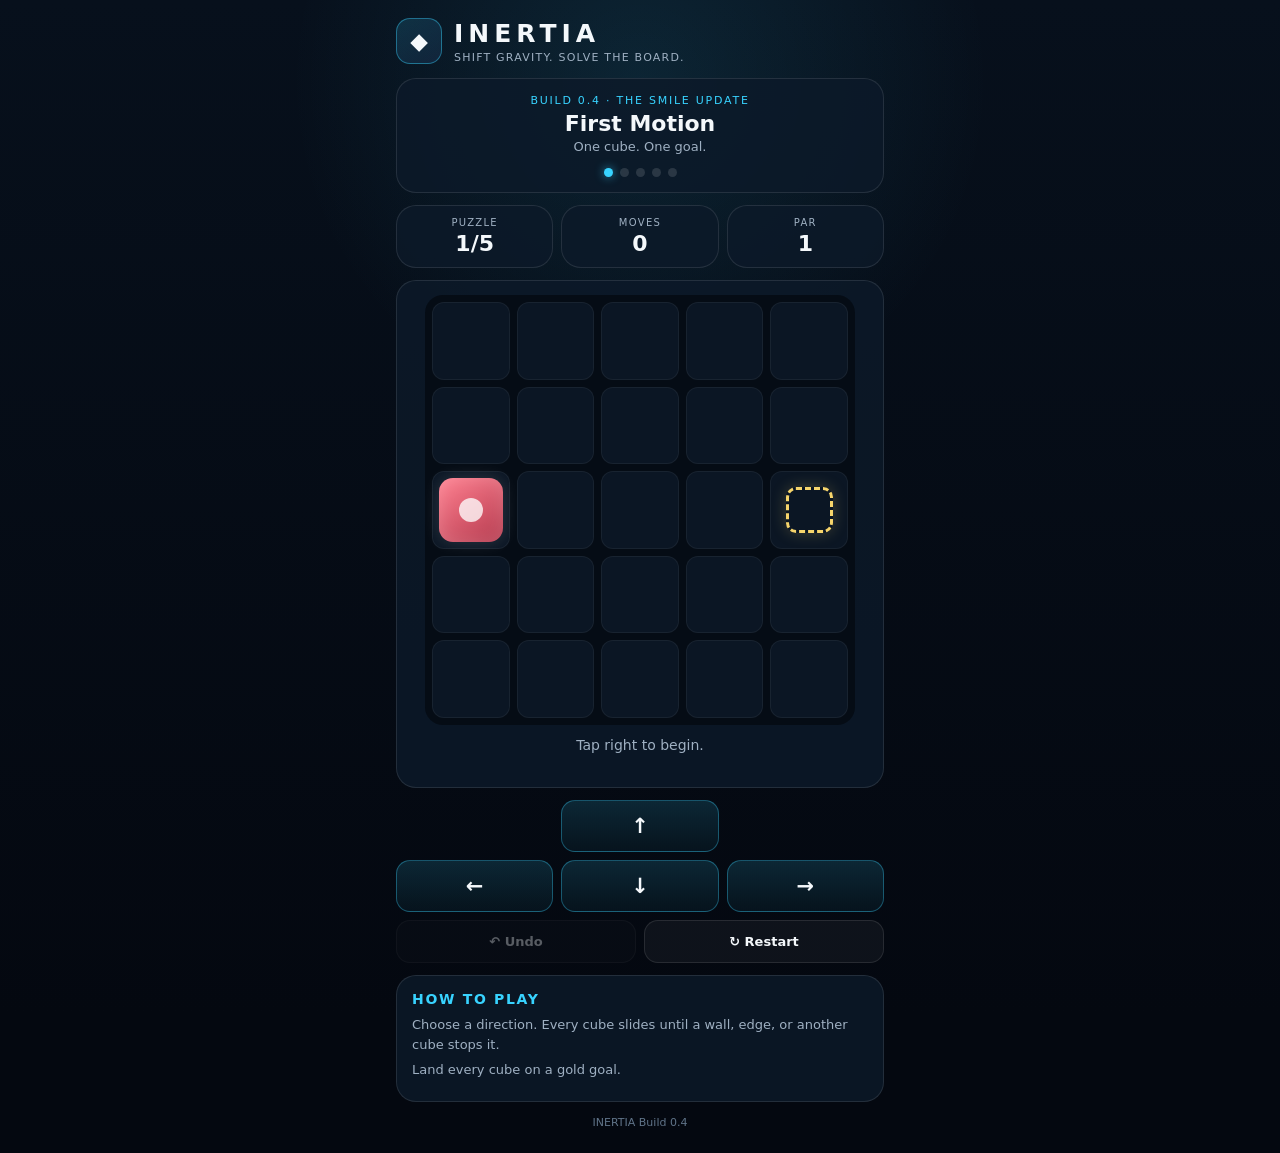
<file: Index.html>
<!doctype html>
<html lang="en">
<head>
<meta charset="utf-8">
<meta name="viewport" content="width=device-width,initial-scale=1,viewport-fit=cover">
<meta name="theme-color" content="#07101c">
<title>INERTIA</title>
<style>
:root{
  --bg:#07101c;--panel:#0d1a2a;--text:#f4f8fb;--muted:#9fb0c2;
  --cyan:#38d3ff;--green:#59e39b;--gold:#f7d56b;--border:rgba(255,255,255,.10);
  --gap:7px
}
*{box-sizing:border-box}
html,body{margin:0;min-height:100%}
body{
  display:flex;justify-content:center;color:var(--text);
  font-family:Inter,system-ui,-apple-system,Segoe UI,Roboto,Arial,sans-serif;
  background:radial-gradient(circle at 50% 7%,rgba(56,211,255,.11),transparent 28%),
  linear-gradient(180deg,#07101c,#040810 88%)
}
button{font:inherit}
.app{width:min(100%,520px);padding:18px 16px calc(24px + env(safe-area-inset-bottom))}
header{display:flex;align-items:center;gap:12px;margin-bottom:14px}
.logo{
  width:46px;height:46px;border-radius:14px;display:grid;place-items:center;
  border:1px solid rgba(56,211,255,.42);
  background:linear-gradient(145deg,rgba(56,211,255,.15),rgba(92,141,255,.10));
  font-size:23px
}
h1{margin:0;font-size:25px;letter-spacing:.2em}
header p{margin:3px 0 0;color:var(--muted);font-size:11px;letter-spacing:.11em}
.card{border:1px solid var(--border);background:rgba(13,26,42,.83);border-radius:20px}
.level-card{text-align:center;padding:15px 12px;margin-bottom:12px}
.eyebrow{font-size:11px;letter-spacing:.16em;color:var(--cyan)}
.level-card h2{margin:4px 0 3px;font-size:22px}
.lesson{color:var(--muted);font-size:13px;min-height:19px}
.stats{display:grid;grid-template-columns:repeat(3,1fr);gap:8px;margin-bottom:12px}
.stat{text-align:center;padding:11px 6px}
.stat span{display:block;color:var(--muted);font-size:10px;letter-spacing:.13em}
.stat strong{display:block;font-size:22px;margin-top:3px}
.board-card{padding:14px}
.board{
  position:relative;width:min(100%,430px);aspect-ratio:1;margin:0 auto;padding:7px;
  border-radius:18px;background:#050c15;overflow:hidden
}
.floor-grid{
  position:absolute;inset:7px;display:grid;
  grid-template-columns:repeat(5,1fr);grid-template-rows:repeat(5,1fr);gap:var(--gap)
}
.cell{position:relative;border-radius:12px;background:#0b1624;border:1px solid rgba(255,255,255,.055)}
.cell.wall{background:linear-gradient(145deg,#2a3b50,#1b2939);border-color:rgba(255,255,255,.13)}
.goal{
  position:absolute;inset:19%;border:3px dashed var(--gold);border-radius:10px;
  box-shadow:0 0 15px rgba(247,213,107,.22)
}
.piece-layer{position:absolute;inset:7px;pointer-events:none}
.piece{
  position:absolute;width:calc((100% - 28px)/5);height:calc((100% - 28px)/5);
  padding:7px;transition:left .27s cubic-bezier(.18,.75,.2,1),top .27s cubic-bezier(.18,.75,.2,1)
}
.cube{
  width:100%;height:100%;border-radius:14px;position:relative;
  box-shadow:0 0 18px rgba(255,255,255,.14),inset 0 0 18px rgba(255,255,255,.16)
}
.cube::after{content:"";position:absolute;inset:31%;border-radius:50%;background:rgba(255,255,255,.77)}
.red .cube{background:linear-gradient(145deg,#ff8090,#b53a4e)}
.blue .cube{background:linear-gradient(145deg,#75a0ff,#3457bd)}
.green .cube{background:linear-gradient(145deg,#6bedaa,#219d63)}
.message{text-align:center;color:var(--muted);font-size:14px;min-height:48px;padding:12px 4px 0}
.gravity-controls{display:grid;grid-template-columns:repeat(3,1fr);gap:8px;margin-top:12px}
.gravity-controls button,.utility button,.win-panel button{
  border:1px solid rgba(56,211,255,.34);
  background:linear-gradient(180deg,rgba(56,211,255,.15),rgba(56,211,255,.05));
  color:var(--text);border-radius:14px;padding:13px 6px;font-size:21px;font-weight:850;
  -webkit-tap-highlight-color:transparent
}
.gravity-controls button:active,.utility button:active,.win-panel button:active{transform:scale(.96)}
.gravity-controls button:disabled,.utility button:disabled{opacity:.35}
.utility{display:grid;grid-template-columns:1fr 1fr;gap:8px;margin-top:8px}
.utility button{font-size:13px;border-color:var(--border);background:rgba(255,255,255,.045)}
.win-panel{
  text-align:center;padding:17px;margin-top:12px;border-color:rgba(89,227,155,.30);
  background:rgba(89,227,155,.08)
}
.win-panel h2{margin:0;color:var(--green)}
.score{font-size:36px;font-weight:900;margin:5px}
.win-panel p{color:var(--muted);font-size:13px}
.discovery{color:var(--gold)!important;font-weight:800}
.win-actions{display:grid;grid-template-columns:1fr 1fr;gap:8px}
.win-panel button{font-size:14px}
.progress-dots{display:flex;justify-content:center;gap:7px;margin-top:10px}
.progress-dots span{width:9px;height:9px;border-radius:50%;background:rgba(255,255,255,.13)}
.progress-dots span.done{background:var(--green)}
.progress-dots span.current{background:var(--cyan);box-shadow:0 0 10px rgba(56,211,255,.65)}
.instructions{padding:15px;margin-top:12px}
.instructions h3{font-size:14px;letter-spacing:.12em;color:var(--cyan);margin:0 0 8px}
.instructions p{font-size:13px;color:var(--muted);line-height:1.5;margin:6px 0}
footer{text-align:center;color:#607489;font-size:11px;margin-top:14px}
</style>
</head>
<body>
<main class="app">
<header>
  <div class="logo">◆</div>
  <div><h1>INERTIA</h1><p>SHIFT GRAVITY. SOLVE THE BOARD.</p></div>
</header>

<section class="card level-card">
  <div class="eyebrow">BUILD 0.4 · THE SMILE UPDATE</div>
  <h2 id="level-title"></h2>
  <div id="lesson" class="lesson"></div>
  <div id="progress" class="progress-dots"></div>
</section>

<section class="stats">
  <div class="card stat"><span>PUZZLE</span><strong id="level-number"></strong></div>
  <div class="card stat"><span>MOVES</span><strong id="move-count">0</strong></div>
  <div class="card stat"><span>PAR</span><strong id="par-count"></strong></div>
</section>

<section class="card board-card">
  <div id="board" class="board"></div>
  <div id="message" class="message"></div>
</section>

<section class="gravity-controls">
  <span></span><button data-dir="U">↑</button><span></span>
  <button data-dir="L">←</button><button data-dir="D">↓</button><button data-dir="R">→</button>
</section>

<section class="utility">
  <button id="undo">↶ Undo</button>
  <button id="restart">↻ Restart</button>
</section>

<section id="win-panel" class="card win-panel" hidden>
  <h2>Nice!</h2>
  <div class="score"><span id="final-moves">0</span> moves</div>
  <p id="score-message"></p>
  <p id="discovery" class="discovery"></p>
  <div class="win-actions">
    <button id="replay">▶ Replay</button>
    <button id="next-level">Next →</button>
  </div>
</section>

<section class="card instructions">
  <h3>HOW TO PLAY</h3>
  <p>Choose a direction. Every cube slides until a wall, edge, or another cube stops it.</p>
  <p>Land every cube on a gold goal.</p>
</section>

<footer>INERTIA Build 0.4</footer>
</main>

<script>
"use strict";
(() => {
  const SIZE=5;
  const LEVELS=[
    {
      title:"First Motion", intro:"One cube. One goal.", par:1,
      discovery:"You discovered: cubes slide until stopped.",
      walls:[], goals:[[2,4]], pieces:[{id:"red",color:"red",r:2,c:0}]
    },
    {
      title:"The Stop", intro:"Use the wall.", par:1,
      discovery:"You discovered: walls can place a cube precisely.",
      walls:[[0,3]], goals:[[0,2]], pieces:[{id:"red",color:"red",r:0,c:0}]
    },
    {
      title:"Friendly Blocker", intro:"Two cubes can help each other.", par:4,
      discovery:"You discovered: one cube can become another cube's wall.",
      walls:[[2,0]], goals:[[0,0],[3,0]],
      pieces:[{id:"red",color:"red",r:2,c:4},{id:"blue",color:"blue",r:0,c:3}]
    },
    {
      title:"Move Away First", intro:"The direct route is not always the right route.", par:5,
      discovery:"You discovered: sometimes progress begins by moving away.",
      walls:[[2,2],[4,0],[4,1]], goals:[[3,1],[4,4]],
      pieces:[{id:"red",color:"red",r:4,c:2},{id:"blue",color:"blue",r:0,c:4}]
    },
    {
      title:"Order Matters", intro:"Everything you have learned, together.", par:8,
      discovery:"You discovered: the right order turns cubes into tools.",
      walls:[[0,1],[1,2],[0,4],[4,3]], goals:[[4,4],[4,0],[3,3]],
      pieces:[
        {id:"red",color:"red",r:0,c:3},
        {id:"blue",color:"blue",r:2,c:4},
        {id:"green",color:"green",r:2,c:2}
      ]
    }
  ];

  const board=document.getElementById("board");
  const title=document.getElementById("level-title");
  const lesson=document.getElementById("lesson");
  const levelNumber=document.getElementById("level-number");
  const moveCount=document.getElementById("move-count");
  const parCount=document.getElementById("par-count");
  const message=document.getElementById("message");
  const progress=document.getElementById("progress");
  const undoBtn=document.getElementById("undo");
  const restartBtn=document.getElementById("restart");
  const winPanel=document.getElementById("win-panel");
  const finalMoves=document.getElementById("final-moves");
  const scoreMessage=document.getElementById("score-message");
  const discovery=document.getElementById("discovery");
  const replayBtn=document.getElementById("replay");
  const nextBtn=document.getElementById("next-level");

  const DIR={U:[-1,0],D:[1,0],L:[0,-1],R:[0,1]};
  let levelIndex=Math.min(Number(localStorage.getItem("inertia04-level")||0),LEVELS.length-1);
  let level,pieces,walls,goals,history,moves,solved,locked,solutionMoves,solvedState;

  const key=(r,c)=>`${r},${c}`;
  const clone=list=>list.map(x=>({...x}));

  function loadLevel(index){
    levelIndex=index;
    level=LEVELS[index];
    pieces=clone(level.pieces);
    walls=new Set(level.walls.map(([r,c])=>key(r,c)));
    goals=level.goals.map(([r,c])=>({r,c}));
    history=[];moves=0;solved=false;locked=false;solutionMoves=[];solvedState=null;
    winPanel.hidden=true;

    title.textContent=level.title;
    lesson.textContent=level.intro;
    levelNumber.textContent=`${index+1}/${LEVELS.length}`;
    parCount.textContent=String(level.par);
    message.textContent=index===0?"Tap right to begin.":"Land every cube on a gold goal.";
    localStorage.setItem("inertia04-level",String(index));
    buildBoard();render(false);renderProgress();updateControls();
  }

  function renderProgress(){
    progress.innerHTML="";
    LEVELS.forEach((_,i)=>{
      const dot=document.createElement("span");
      if(i<levelIndex)dot.classList.add("done");
      if(i===levelIndex)dot.classList.add("current");
      progress.appendChild(dot);
    });
  }

  function buildBoard(){
    board.innerHTML="";
    const floor=document.createElement("div");floor.className="floor-grid";
    for(let r=0;r<SIZE;r++){
      for(let c=0;c<SIZE;c++){
        const cell=document.createElement("div");cell.className="cell";
        if(walls.has(key(r,c)))cell.classList.add("wall");
        if(goals.some(g=>g.r===r&&g.c===c)){
          const goal=document.createElement("div");goal.className="goal";cell.appendChild(goal);
        }
        floor.appendChild(cell);
      }
    }
    const layer=document.createElement("div");layer.className="piece-layer";layer.id="piece-layer";
    board.append(floor,layer);
  }

  function position(r,c){
    return{
      left:`calc(${c} * ((100% - 28px)/5 + 7px))`,
      top:`calc(${r} * ((100% - 28px)/5 + 7px))`
    };
  }

  function render(animate=true){
    const layer=document.getElementById("piece-layer");
    for(const piece of pieces){
      let el=layer.querySelector(`[data-id="${piece.id}"]`);
      if(!el){
        el=document.createElement("div");el.className=`piece ${piece.color}`;el.dataset.id=piece.id;
        el.innerHTML='<div class="cube"></div>';
        if(!animate)el.style.transition="none";
        layer.appendChild(el);
      }
      const p=position(piece.r,piece.c);el.style.left=p.left;el.style.top=p.top;
      if(!animate)requestAnimationFrame(()=>el.style.transition="");
    }
    moveCount.textContent=String(moves);
  }

  function sorted(dir,list){
    return[...list].sort((a,b)=>{
      if(dir==="U")return a.r-b.r;if(dir==="D")return b.r-a.r;
      if(dir==="L")return a.c-b.c;return b.c-a.c;
    });
  }

  function calculate(dir,source=pieces){
    const [dr,dc]=DIR[dir],next=clone(source),order=sorted(dir,next);
    const occupied=new Set(next.map(p=>key(p.r,p.c)));
    for(const p of order){
      occupied.delete(key(p.r,p.c));
      let r=p.r,c=p.c;
      while(true){
        const nr=r+dr,nc=c+dc;
        if(nr<0||nr>=SIZE||nc<0||nc>=SIZE||walls.has(key(nr,nc))||occupied.has(key(nr,nc)))break;
        r=nr;c=nc;
      }
      p.r=r;p.c=c;occupied.add(key(r,c));
    }
    return next;
  }

  function same(a,b){return a.every((p,i)=>p.r===b[i].r&&p.c===b[i].c)}

  function shift(dir,record=true){
    if(locked||solved)return;
    const next=calculate(dir);
    if(same(next,pieces)){message.textContent="Nothing can move that way.";return}
    if(record){
      history.push({pieces:clone(pieces),moves,solutionMoves:[...solutionMoves]});
      solutionMoves.push(dir);moves++;
    }
    pieces=next;locked=true;render(true);updateControls();
    if(navigator.vibrate&&record)navigator.vibrate(8);
    setTimeout(()=>{locked=false;updateControls();checkWin();},290);
  }

  function isWon(){return pieces.every(p=>goals.some(g=>g.r===p.r&&g.c===p.c))}

  function checkWin(){
    if(!isWon()){message.textContent="Keep planning.";return}
    solved=true;solvedState=clone(pieces);message.textContent="Solved.";
    finalMoves.textContent=String(moves);
    scoreMessage.textContent=moves===level.par?"Perfect — you matched par.":moves<level.par?"You beat par!":`${moves-level.par} move(s) over par.`;
    discovery.textContent=level.discovery;
    nextBtn.textContent=levelIndex===LEVELS.length-1?"Play Again":"Next →";
    updateControls();
    setTimeout(()=>replaySolution(true),650);
  }

  function replaySolution(auto=false){
    if(!solved||locked)return;
    winPanel.hidden=true;locked=true;
    const sequence=[...solutionMoves];
    pieces=clone(level.pieces);render(true);message.textContent="Replaying your solution…";
    let i=0;
    const step=()=>{
      if(i>=sequence.length){
        setTimeout(()=>{
          pieces=clone(solvedState);render(true);locked=false;winPanel.hidden=false;
          message.textContent="That was your solution.";updateControls();
        },350);
        return;
      }
      pieces=calculate(sequence[i],pieces);render(true);i++;
      setTimeout(step,380);
    };
    setTimeout(step,320);
  }

  function undo(){
    if(!history.length||locked)return;
    const prev=history.pop();pieces=clone(prev.pieces);moves=prev.moves;solutionMoves=[...prev.solutionMoves];
    solved=false;winPanel.hidden=true;message.textContent="Move undone.";render(true);updateControls();
  }

  function restart(){loadLevel(levelIndex)}
  function next(){
    const index=levelIndex===LEVELS.length-1?0:levelIndex+1;
    loadLevel(index);
  }

  function updateControls(){
    document.querySelectorAll("[data-dir]").forEach(b=>b.disabled=locked||solved);
    undoBtn.disabled=locked||history.length===0;
    restartBtn.disabled=locked;
  }

  document.querySelectorAll("[data-dir]").forEach(b=>b.addEventListener("click",()=>shift(b.dataset.dir)));
  undoBtn.addEventListener("click",undo);
  restartBtn.addEventListener("click",restart);
  replayBtn.addEventListener("click",()=>replaySolution(false));
  nextBtn.addEventListener("click",next);

  loadLevel(levelIndex);
})();
</script>
</body>
</html>
</file>
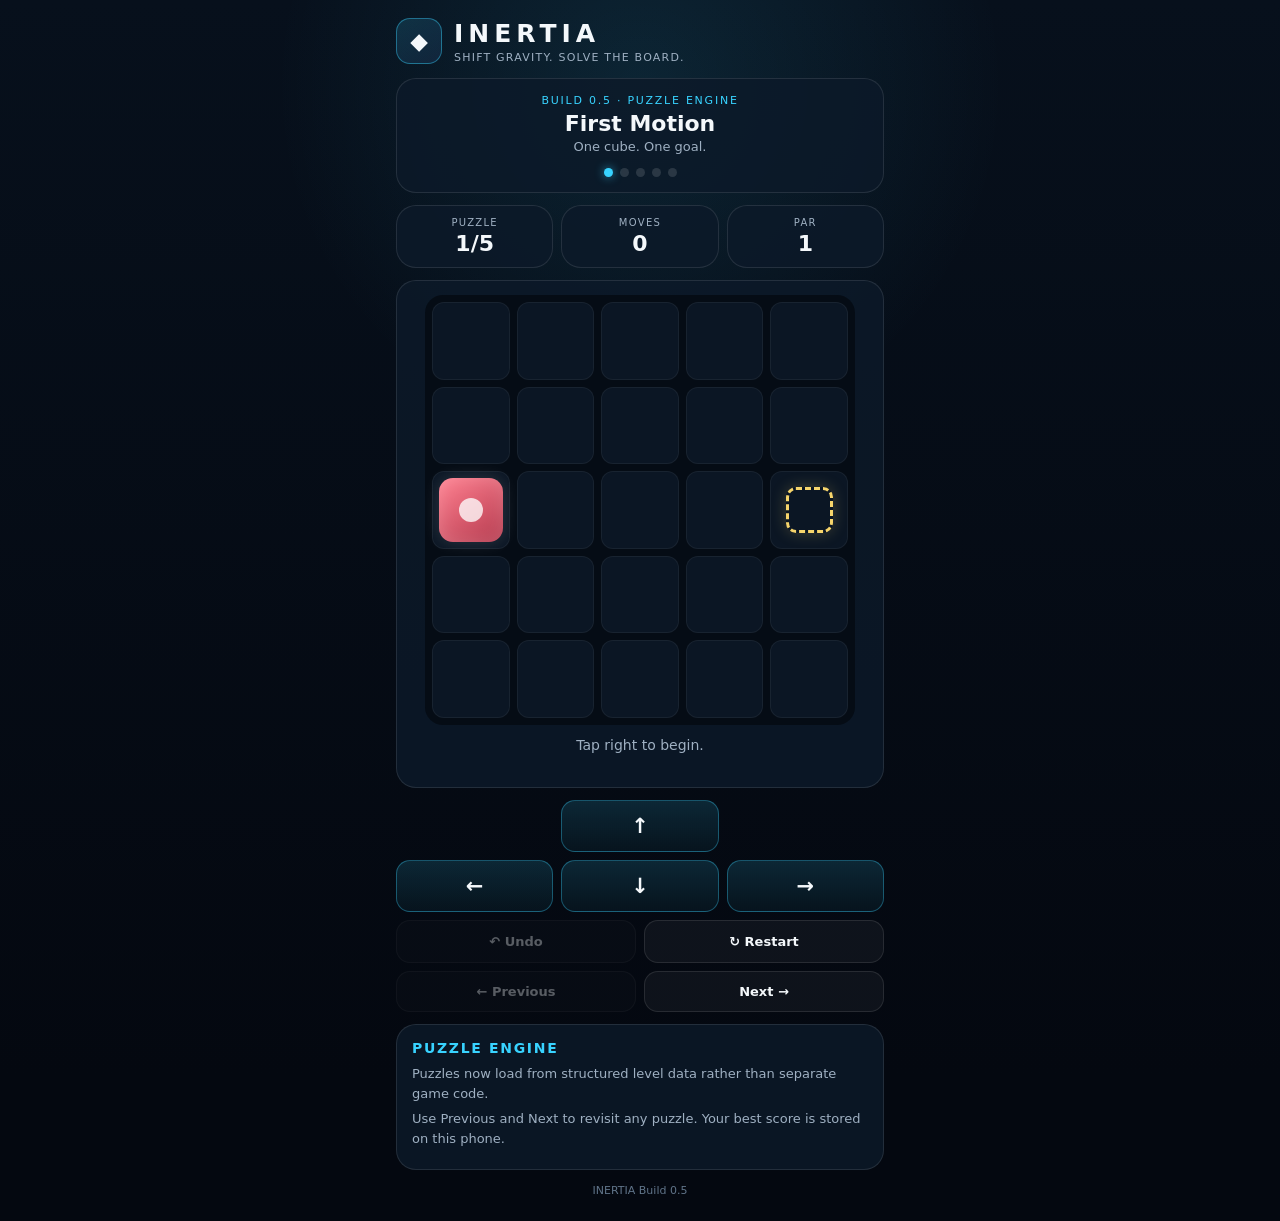
<file: index.html>
<!doctype html>
<html lang="en">
<head>
<meta charset="utf-8">
<meta name="viewport" content="width=device-width,initial-scale=1,viewport-fit=cover">
<meta name="theme-color" content="#07101c">
<title>INERTIA</title>
<style>
:root{
  --bg:#07101c;--panel:#0d1a2a;--text:#f4f8fb;--muted:#9fb0c2;
  --cyan:#38d3ff;--green:#59e39b;--gold:#f7d56b;--border:rgba(255,255,255,.10);
  --gap:7px
}
*{box-sizing:border-box}
html,body{margin:0;min-height:100%}
body{
  display:flex;justify-content:center;color:var(--text);
  font-family:Inter,system-ui,-apple-system,Segoe UI,Roboto,Arial,sans-serif;
  background:radial-gradient(circle at 50% 7%,rgba(56,211,255,.11),transparent 28%),
  linear-gradient(180deg,#07101c,#040810 88%)
}
button{font:inherit}
.app{width:min(100%,520px);padding:18px 16px calc(24px + env(safe-area-inset-bottom))}
header{display:flex;align-items:center;gap:12px;margin-bottom:14px}
.logo{
  width:46px;height:46px;border-radius:14px;display:grid;place-items:center;
  border:1px solid rgba(56,211,255,.42);
  background:linear-gradient(145deg,rgba(56,211,255,.15),rgba(92,141,255,.10));
  font-size:23px
}
h1{margin:0;font-size:25px;letter-spacing:.2em}
header p{margin:3px 0 0;color:var(--muted);font-size:11px;letter-spacing:.11em}
.card{border:1px solid var(--border);background:rgba(13,26,42,.83);border-radius:20px}
.level-card{text-align:center;padding:15px 12px;margin-bottom:12px}
.eyebrow{font-size:11px;letter-spacing:.16em;color:var(--cyan)}
.level-card h2{margin:4px 0 3px;font-size:22px}
.lesson{color:var(--muted);font-size:13px;min-height:19px}
.stats{display:grid;grid-template-columns:repeat(3,1fr);gap:8px;margin-bottom:12px}
.stat{text-align:center;padding:11px 6px}
.stat span{display:block;color:var(--muted);font-size:10px;letter-spacing:.13em}
.stat strong{display:block;font-size:22px;margin-top:3px}
.board-card{padding:14px}
.board{
  position:relative;width:min(100%,430px);aspect-ratio:1;margin:0 auto;padding:7px;
  border-radius:18px;background:#050c15;overflow:hidden
}
.floor-grid{
  position:absolute;inset:7px;display:grid;
  grid-template-columns:repeat(5,1fr);grid-template-rows:repeat(5,1fr);gap:var(--gap)
}
.cell{position:relative;border-radius:12px;background:#0b1624;border:1px solid rgba(255,255,255,.055)}
.cell.wall{background:linear-gradient(145deg,#2a3b50,#1b2939);border-color:rgba(255,255,255,.13)}
.goal{
  position:absolute;inset:19%;border:3px dashed var(--gold);border-radius:10px;
  box-shadow:0 0 15px rgba(247,213,107,.22)
}
.piece-layer{position:absolute;inset:7px;pointer-events:none}
.piece{
  position:absolute;width:calc((100% - 28px)/5);height:calc((100% - 28px)/5);
  padding:7px;transition:left .27s cubic-bezier(.18,.75,.2,1),top .27s cubic-bezier(.18,.75,.2,1)
}
.cube{
  width:100%;height:100%;border-radius:14px;position:relative;
  box-shadow:0 0 18px rgba(255,255,255,.14),inset 0 0 18px rgba(255,255,255,.16)
}
.cube::after{content:"";position:absolute;inset:31%;border-radius:50%;background:rgba(255,255,255,.77)}
.red .cube{background:linear-gradient(145deg,#ff8090,#b53a4e)}
.blue .cube{background:linear-gradient(145deg,#75a0ff,#3457bd)}
.green .cube{background:linear-gradient(145deg,#6bedaa,#219d63)}
.message{text-align:center;color:var(--muted);font-size:14px;min-height:48px;padding:12px 4px 0}
.gravity-controls{display:grid;grid-template-columns:repeat(3,1fr);gap:8px;margin-top:12px}
.gravity-controls button,.utility button,.win-panel button{
  border:1px solid rgba(56,211,255,.34);
  background:linear-gradient(180deg,rgba(56,211,255,.15),rgba(56,211,255,.05));
  color:var(--text);border-radius:14px;padding:13px 6px;font-size:21px;font-weight:850;
  -webkit-tap-highlight-color:transparent
}
.gravity-controls button:active,.utility button:active,.win-panel button:active{transform:scale(.96)}
.gravity-controls button:disabled,.utility button:disabled{opacity:.35}
.utility,.level-nav{display:grid;grid-template-columns:1fr 1fr;gap:8px;margin-top:8px}
.utility button,.level-nav button{font-size:13px;border-color:var(--border);background:rgba(255,255,255,.045)}
.level-nav button{
  color:var(--text);border-radius:14px;padding:12px 6px;font-weight:750;
  border:1px solid var(--border);-webkit-tap-highlight-color:transparent
}
.level-nav button:disabled{opacity:.35}
.win-panel{
  text-align:center;padding:17px;margin-top:12px;border-color:rgba(89,227,155,.30);
  background:rgba(89,227,155,.08)
}
.win-panel h2{margin:0;color:var(--green)}
.score{font-size:36px;font-weight:900;margin:5px}
.win-panel p{color:var(--muted);font-size:13px}
.discovery{color:var(--gold)!important;font-weight:800}
.win-actions{display:grid;grid-template-columns:1fr 1fr;gap:8px}
.win-panel button{font-size:14px}
.progress-dots{display:flex;justify-content:center;gap:7px;margin-top:10px}
.progress-dots span{width:9px;height:9px;border-radius:50%;background:rgba(255,255,255,.13)}
.progress-dots span.done{background:var(--green)}
.progress-dots span.current{background:var(--cyan);box-shadow:0 0 10px rgba(56,211,255,.65)}
.instructions{padding:15px;margin-top:12px}
.instructions h3{font-size:14px;letter-spacing:.12em;color:var(--cyan);margin:0 0 8px}
.instructions p{font-size:13px;color:var(--muted);line-height:1.5;margin:6px 0}
footer{text-align:center;color:#607489;font-size:11px;margin-top:14px}
</style>
</head>
<body>
<main class="app">
<header>
  <div class="logo">◆</div>
  <div><h1>INERTIA</h1><p>SHIFT GRAVITY. SOLVE THE BOARD.</p></div>
</header>

<section class="card level-card">
  <div class="eyebrow">BUILD 0.5 · PUZZLE ENGINE</div>
  <h2 id="level-title"></h2>
  <div id="lesson" class="lesson"></div>
  <div id="progress" class="progress-dots"></div>
</section>

<section class="stats">
  <div class="card stat"><span>PUZZLE</span><strong id="level-number"></strong></div>
  <div class="card stat"><span>MOVES</span><strong id="move-count">0</strong></div>
  <div class="card stat"><span>PAR</span><strong id="par-count"></strong></div>
</section>

<section class="card board-card">
  <div id="board" class="board"></div>
  <div id="message" class="message"></div>
</section>

<section class="gravity-controls">
  <span></span><button data-dir="U">↑</button><span></span>
  <button data-dir="L">←</button><button data-dir="D">↓</button><button data-dir="R">→</button>
</section>

<section class="utility">
  <button id="undo">↶ Undo</button>
  <button id="restart">↻ Restart</button>
</section>

<section class="level-nav">
  <button id="previous-level">← Previous</button>
  <button id="browse-next">Next →</button>
</section>

<section id="win-panel" class="card win-panel" hidden>
  <h2>Nice!</h2>
  <div class="score"><span id="final-moves">0</span> moves</div>
  <p id="score-message"></p>
  <p id="discovery" class="discovery"></p>
  <div class="win-actions">
    <button id="replay">▶ Replay</button>
    <button id="next-level">Next →</button>
  </div>
</section>

<section class="card instructions">
  <h3>PUZZLE ENGINE</h3>
  <p>Puzzles now load from structured level data rather than separate game code.</p>
  <p>Use Previous and Next to revisit any puzzle. Your best score is stored on this phone.</p>
</section>

<footer>INERTIA Build 0.5</footer>
</main>

<script>
"use strict";
(() => {
  const SIZE=5;
  const LEVELS=[
    {
      title:"First Motion", intro:"One cube. One goal.", par:1,
      discovery:"You discovered: cubes slide until stopped.",
      walls:[], goals:[[2,4]], pieces:[{id:"red",color:"red",r:2,c:0}]
    },
    {
      title:"The Stop", intro:"Use the wall.", par:1,
      discovery:"You discovered: walls can place a cube precisely.",
      walls:[[0,3]], goals:[[0,2]], pieces:[{id:"red",color:"red",r:0,c:0}]
    },
    {
      title:"Friendly Blocker", intro:"Two cubes can help each other.", par:4,
      discovery:"You discovered: one cube can become another cube's wall.",
      walls:[[2,0]], goals:[[0,0],[3,0]],
      pieces:[{id:"red",color:"red",r:2,c:4},{id:"blue",color:"blue",r:0,c:3}]
    },
    {
      title:"Move Away First", intro:"The direct route is not always the right route.", par:5,
      discovery:"You discovered: sometimes progress begins by moving away.",
      walls:[[2,2],[4,0],[4,1]], goals:[[3,1],[4,4]],
      pieces:[{id:"red",color:"red",r:4,c:2},{id:"blue",color:"blue",r:0,c:4}]
    },
    {
      title:"Order Matters", intro:"Everything you have learned, together.", par:8,
      discovery:"You discovered: the right order turns cubes into tools.",
      walls:[[0,1],[1,2],[0,4],[4,3]], goals:[[4,4],[4,0],[3,3]],
      pieces:[
        {id:"red",color:"red",r:0,c:3},
        {id:"blue",color:"blue",r:2,c:4},
        {id:"green",color:"green",r:2,c:2}
      ]
    }
  ];

  const board=document.getElementById("board");
  const title=document.getElementById("level-title");
  const lesson=document.getElementById("lesson");
  const levelNumber=document.getElementById("level-number");
  const moveCount=document.getElementById("move-count");
  const parCount=document.getElementById("par-count");
  const message=document.getElementById("message");
  const progress=document.getElementById("progress");
  const undoBtn=document.getElementById("undo");
  const restartBtn=document.getElementById("restart");
  const winPanel=document.getElementById("win-panel");
  const finalMoves=document.getElementById("final-moves");
  const scoreMessage=document.getElementById("score-message");
  const discovery=document.getElementById("discovery");
  const replayBtn=document.getElementById("replay");
  const nextBtn=document.getElementById("next-level");
  const previousLevelBtn=document.getElementById("previous-level");
  const browseNextBtn=document.getElementById("browse-next");

  const DIR={U:[-1,0],D:[1,0],L:[0,-1],R:[0,1]};
  let levelIndex=Math.min(Number(localStorage.getItem("inertia05-level")||0),LEVELS.length-1);
  let level,pieces,walls,goals,history,moves,solved,locked,solutionMoves,solvedState;

  const key=(r,c)=>`${r},${c}`;
  const clone=list=>list.map(x=>({...x}));

  function loadLevel(index){
    levelIndex=index;
    level=LEVELS[index];
    pieces=clone(level.pieces);
    walls=new Set(level.walls.map(([r,c])=>key(r,c)));
    goals=level.goals.map(([r,c])=>({r,c}));
    history=[];moves=0;solved=false;locked=false;solutionMoves=[];solvedState=null;
    winPanel.hidden=true;

    title.textContent=level.title;
    const savedBest=Number(localStorage.getItem("inertia05-best-"+levelIndex)||0);
    lesson.textContent=savedBest ? level.intro+"  Best: "+savedBest : level.intro;
    levelNumber.textContent=`${index+1}/${LEVELS.length}`;
    parCount.textContent=String(level.par);
    message.textContent=index===0?"Tap right to begin.":"Land every cube on a gold goal.";
    localStorage.setItem("inertia05-level",String(index));
    buildBoard();render(false);renderProgress();updateControls();
  }

  function renderProgress(){
    progress.innerHTML="";
    LEVELS.forEach((_,i)=>{
      const dot=document.createElement("span");
      if(i<levelIndex)dot.classList.add("done");
      if(i===levelIndex)dot.classList.add("current");
      progress.appendChild(dot);
    });
  }

  function buildBoard(){
    board.innerHTML="";
    const floor=document.createElement("div");floor.className="floor-grid";
    for(let r=0;r<SIZE;r++){
      for(let c=0;c<SIZE;c++){
        const cell=document.createElement("div");cell.className="cell";
        if(walls.has(key(r,c)))cell.classList.add("wall");
        if(goals.some(g=>g.r===r&&g.c===c)){
          const goal=document.createElement("div");goal.className="goal";cell.appendChild(goal);
        }
        floor.appendChild(cell);
      }
    }
    const layer=document.createElement("div");layer.className="piece-layer";layer.id="piece-layer";
    board.append(floor,layer);
  }

  function position(r,c){
    return{
      left:`calc(${c} * ((100% - 28px)/5 + 7px))`,
      top:`calc(${r} * ((100% - 28px)/5 + 7px))`
    };
  }

  function render(animate=true){
    const layer=document.getElementById("piece-layer");
    for(const piece of pieces){
      let el=layer.querySelector(`[data-id="${piece.id}"]`);
      if(!el){
        el=document.createElement("div");el.className=`piece ${piece.color}`;el.dataset.id=piece.id;
        el.innerHTML='<div class="cube"></div>';
        if(!animate)el.style.transition="none";
        layer.appendChild(el);
      }
      const p=position(piece.r,piece.c);el.style.left=p.left;el.style.top=p.top;
      if(!animate)requestAnimationFrame(()=>el.style.transition="");
    }
    moveCount.textContent=String(moves);
  }

  function sorted(dir,list){
    return[...list].sort((a,b)=>{
      if(dir==="U")return a.r-b.r;if(dir==="D")return b.r-a.r;
      if(dir==="L")return a.c-b.c;return b.c-a.c;
    });
  }

  function calculate(dir,source=pieces){
    const [dr,dc]=DIR[dir],next=clone(source),order=sorted(dir,next);
    const occupied=new Set(next.map(p=>key(p.r,p.c)));
    for(const p of order){
      occupied.delete(key(p.r,p.c));
      let r=p.r,c=p.c;
      while(true){
        const nr=r+dr,nc=c+dc;
        if(nr<0||nr>=SIZE||nc<0||nc>=SIZE||walls.has(key(nr,nc))||occupied.has(key(nr,nc)))break;
        r=nr;c=nc;
      }
      p.r=r;p.c=c;occupied.add(key(r,c));
    }
    return next;
  }

  function same(a,b){return a.every((p,i)=>p.r===b[i].r&&p.c===b[i].c)}

  function shift(dir,record=true){
    if(locked||solved)return;
    const next=calculate(dir);
    if(same(next,pieces)){message.textContent="Nothing can move that way.";return}
    if(record){
      history.push({pieces:clone(pieces),moves,solutionMoves:[...solutionMoves]});
      solutionMoves.push(dir);moves++;
    }
    pieces=next;locked=true;render(true);updateControls();
    if(navigator.vibrate&&record)navigator.vibrate(8);
    setTimeout(()=>{locked=false;updateControls();checkWin();},290);
  }

  function isWon(){return pieces.every(p=>goals.some(g=>g.r===p.r&&g.c===p.c))}

  function checkWin(){
    if(!isWon()){message.textContent="Keep planning.";return}
    solved=true;solvedState=clone(pieces);message.textContent="Solved.";
    finalMoves.textContent=String(moves);
    scoreMessage.textContent=moves===level.par?"Perfect — you matched par.":moves<level.par?"You beat par!":`${moves-level.par} move(s) over par.`;
    discovery.textContent=level.discovery;
    const bestKey="inertia05-best-"+levelIndex;
    const oldBest=Number(localStorage.getItem(bestKey)||0);
    if(!oldBest||moves<oldBest)localStorage.setItem(bestKey,String(moves));
    lesson.textContent=level.intro+"  Best: "+Math.min(oldBest||moves,moves);
    nextBtn.textContent=levelIndex===LEVELS.length-1?"Play Again":"Next →";
    updateControls();
    setTimeout(()=>replaySolution(true),650);
  }

  function replaySolution(auto=false){
    if(!solved||locked)return;
    winPanel.hidden=true;locked=true;
    const sequence=[...solutionMoves];
    pieces=clone(level.pieces);render(true);message.textContent="Replaying your solution…";
    let i=0;
    const step=()=>{
      if(i>=sequence.length){
        setTimeout(()=>{
          pieces=clone(solvedState);render(true);locked=false;winPanel.hidden=false;
          message.textContent="That was your solution.";updateControls();
        },350);
        return;
      }
      pieces=calculate(sequence[i],pieces);render(true);i++;
      setTimeout(step,380);
    };
    setTimeout(step,320);
  }

  function undo(){
    if(!history.length||locked)return;
    const prev=history.pop();pieces=clone(prev.pieces);moves=prev.moves;solutionMoves=[...prev.solutionMoves];
    solved=false;winPanel.hidden=true;message.textContent="Move undone.";render(true);updateControls();
  }

  function restart(){loadLevel(levelIndex)}
  function previousLevel(){if(levelIndex>0)loadLevel(levelIndex-1)}
  function browseNext(){if(levelIndex<LEVELS.length-1)loadLevel(levelIndex+1)}
  function next(){
    const index=levelIndex===LEVELS.length-1?0:levelIndex+1;
    loadLevel(index);
  }

  function updateControls(){
    document.querySelectorAll("[data-dir]").forEach(b=>b.disabled=locked||solved);
    undoBtn.disabled=locked||history.length===0;
    restartBtn.disabled=locked;
    previousLevelBtn.disabled=locked||levelIndex===0;
    browseNextBtn.disabled=locked||levelIndex===LEVELS.length-1;
  }

  document.querySelectorAll("[data-dir]").forEach(b=>b.addEventListener("click",()=>shift(b.dataset.dir)));
  undoBtn.addEventListener("click",undo);
  restartBtn.addEventListener("click",restart);
  replayBtn.addEventListener("click",()=>replaySolution(false));
  nextBtn.addEventListener("click",next);
  previousLevelBtn.addEventListener("click",previousLevel);
  browseNextBtn.addEventListener("click",browseNext);

  loadLevel(levelIndex);
})();
</script>
</body>
</html>
</file>
